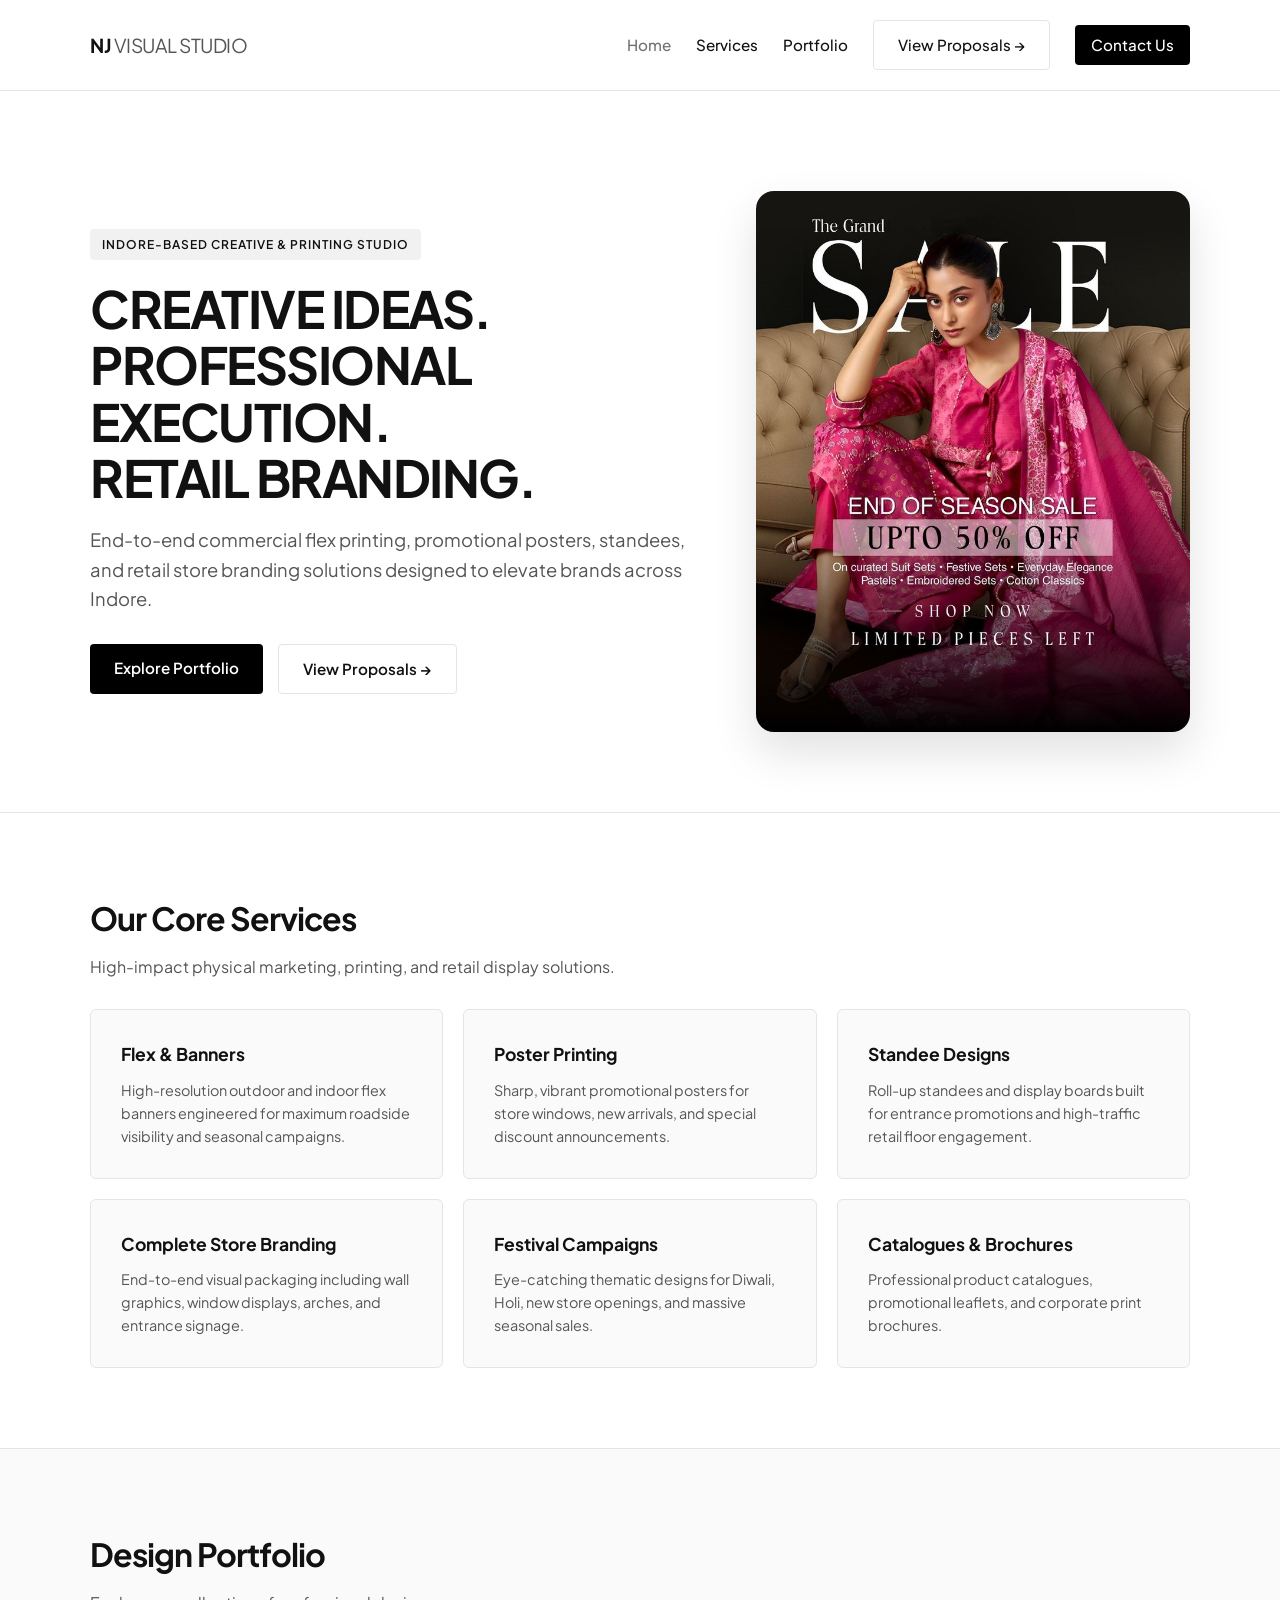
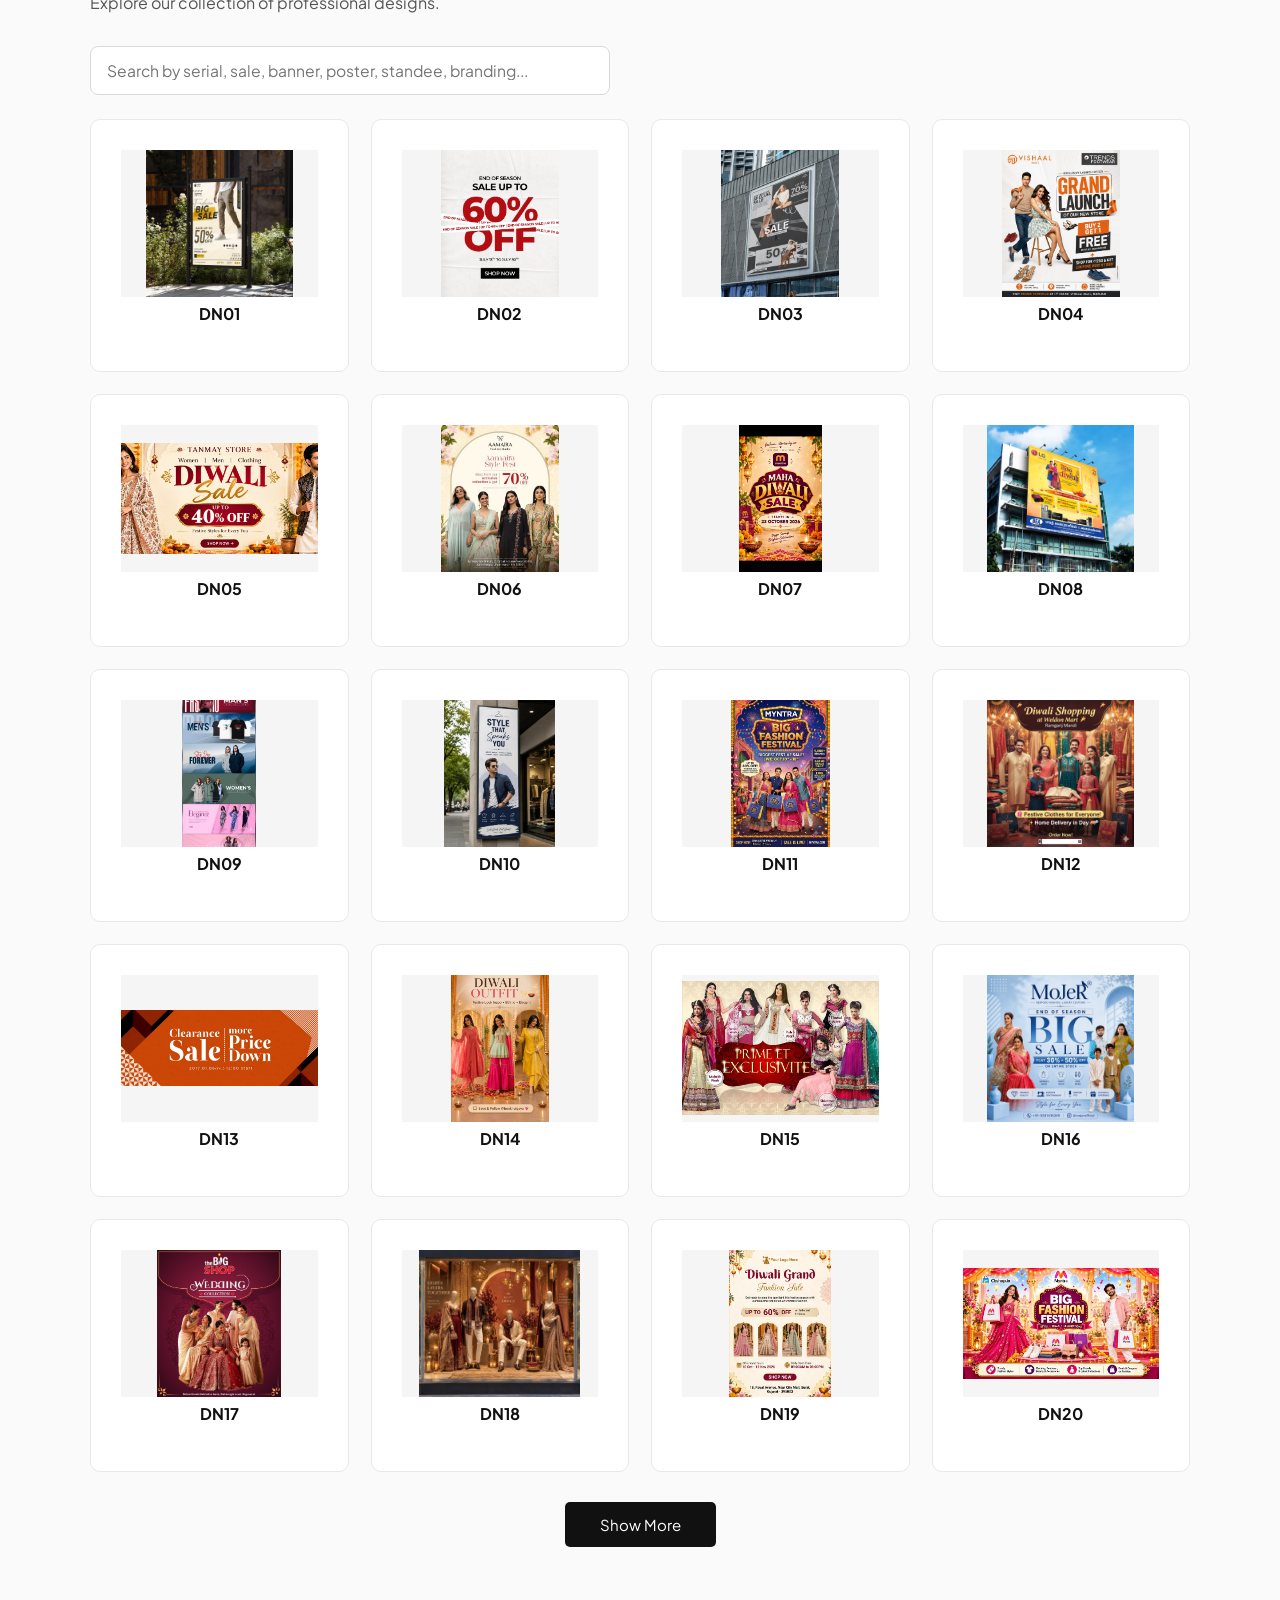
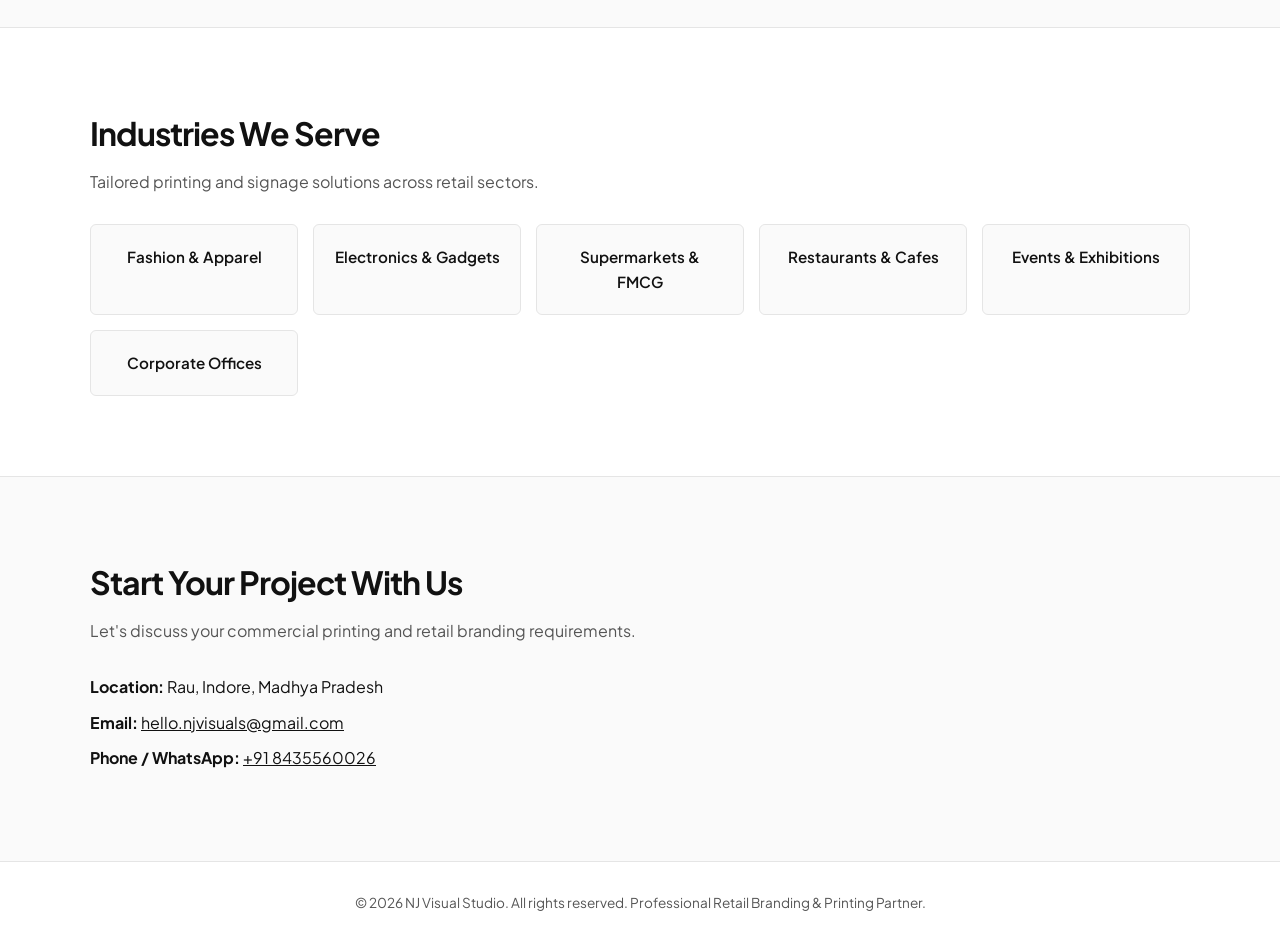
<file: index.html>
<!DOCTYPE html>
<html lang="en">
<head>
    <meta charset="UTF-8">
    <meta name="viewport" content="width=device-width, initial-scale=1.0">
    <title>NJ Visual Studio | Professional Printing & Retail Branding</title>
    <link rel="stylesheet" href="css/styles.css">
    <link href="https://fonts.googleapis.com/css2?family=Plus+Jakarta+Sans:wght@300;400;500;600;700&display=swap" rel="stylesheet">
</head>
<body>

    <!-- Header / Navbar -->
    <header class="navbar">
        <div class="container nav-container">
            <div class="logo">NJ <span>VISUAL STUDIO</span></div>
            <nav class="nav-links">
                <a href="index.html" class="active">Home</a>
                <a href="#services">Services</a>
                <a href="#portfolio">Portfolio</a>
                <a href="proposals.html" class="btn secondary-btn">View Proposals →</a>
                <a href="#contact" class="btn-nav">Contact Us</a>
            </nav>
        </div>
    </header>

    <!-- Hero Section -->
    <section class="hero">
        <div class="container hero-content">
            <div class="hero-copy">
                <span class="badge">INDORE-BASED CREATIVE & PRINTING STUDIO</span>
                <h1>CREATIVE IDEAS. <br>PROFESSIONAL EXECUTION. <br><b>RETAIL BRANDING.</b></h1>
                <p>End-to-end commercial flex printing, promotional posters, standees, and retail store branding solutions designed to elevate brands across Indore.</p>
                <div class="hero-btns">
                    <a href="#portfolio" class="btn primary-btn">Explore Portfolio</a>
                    <a href="proposals.html" class="btn secondary-btn">View Proposals →</a>
                </div>
            </div>

            <div class="hero-visual">
                <img src="DN54.jpg" alt="NJ Visual Studio banner design">
            </div>
        </div>
    </section>

    <!-- Services Section -->
    <section id="services" class="section">
        <div class="container">
            <h2 class="section-title">Our Core Services</h2>
            <p class="section-sub">High-impact physical marketing, printing, and retail display solutions.</p>
            
            <div class="services-grid">
                <div class="service-card">
                    <h3>Flex & Banners</h3>
                    <p>High-resolution outdoor and indoor flex banners engineered for maximum roadside visibility and seasonal campaigns.</p>
                </div>
                <div class="service-card">
                    <h3>Poster Printing</h3>
                    <p>Sharp, vibrant promotional posters for store windows, new arrivals, and special discount announcements.</p>
                </div>
                <div class="service-card">
                    <h3>Standee Designs</h3>
                    <p>Roll-up standees and display boards built for entrance promotions and high-traffic retail floor engagement.</p>
                </div>
                <div class="service-card">
                    <h3>Complete Store Branding</h3>
                    <p>End-to-end visual packaging including wall graphics, window displays, arches, and entrance signage.</p>
                </div>
                <div class="service-card">
                    <h3>Festival Campaigns</h3>
                    <p>Eye-catching thematic designs for Diwali, Holi, new store openings, and massive seasonal sales.</p>
                </div>
                <div class="service-card">
                    <h3>Catalogues & Brochures</h3>
                    <p>Professional product catalogues, promotional leaflets, and corporate print brochures.</p>
                </div>
            </div>
        </div>
    </section>

    <!-- Portfolio Section -->
    <section id="portfolio" class="section bg-light">
        <div class="container">
            <h2 class="section-title">Design Portfolio</h2>
            <p class="section-sub">Explore our collection of professional designs.</p>

            <div class="portfolio-toolbar">
                <div class="portfolio-search">
                    <input
                        id="portfolio-search"
                        type="search"
                        placeholder="Search by serial, sale, banner, poster, standee, branding..."
                        aria-label="Search design portfolio"
                    >
                </div>
            </div>

            <div class="portfolio-grid" id="portfolio-grid"></div>

            <button id="load-more-btn" class="portfolio-load-more" type="button">
                Show More
            </button>
        </div>
    </section>

    <!-- Industries Served -->
    <section class="section">
        <div class="container">
            <h2 class="section-title">Industries We Serve</h2>
            <p class="section-sub">Tailored printing and signage solutions across retail sectors.</p>
            <div class="industries-grid">
                <div class="industry-card">Fashion & Apparel</div>
                <div class="industry-card">Electronics & Gadgets</div>
                <div class="industry-card">Supermarkets & FMCG</div>
                <div class="industry-card">Restaurants & Cafes</div>
                <div class="industry-card">Events & Exhibitions</div>
                <div class="industry-card">Corporate Offices</div>
            </div>
        </div>
    </section>

    <!-- Contact Section -->
    <section id="contact" class="section bg-light">
        <div class="container contact-container">
            <h2 class="section-title">Start Your Project With Us</h2>
            <p class="section-sub">Let's discuss your commercial printing and retail branding requirements.</p>
            
            <div class="contact-info">
                <b>Location:</b> Rau, Indore, Madhya Pradesh</p>
                <b>Email:</b> <a href="mailto:hello.njvisuals@gmail.com">hello.njvisuals@gmail.com</a></p>
                <b>Phone / WhatsApp:</b> <a href="tel:8435560026">+91 8435560026</a></p>
            </div>
        </div>
    </section>

    <!-- Footer -->
    <footer>
        <div class="container footer-content">
            <p>&copy; 2026 NJ Visual Studio. All rights reserved. Professional Retail Branding & Printing Partner.</p>
        </div>
    </footer>

    <script src="js/main.js"></script>
</body>
</html>
</file>
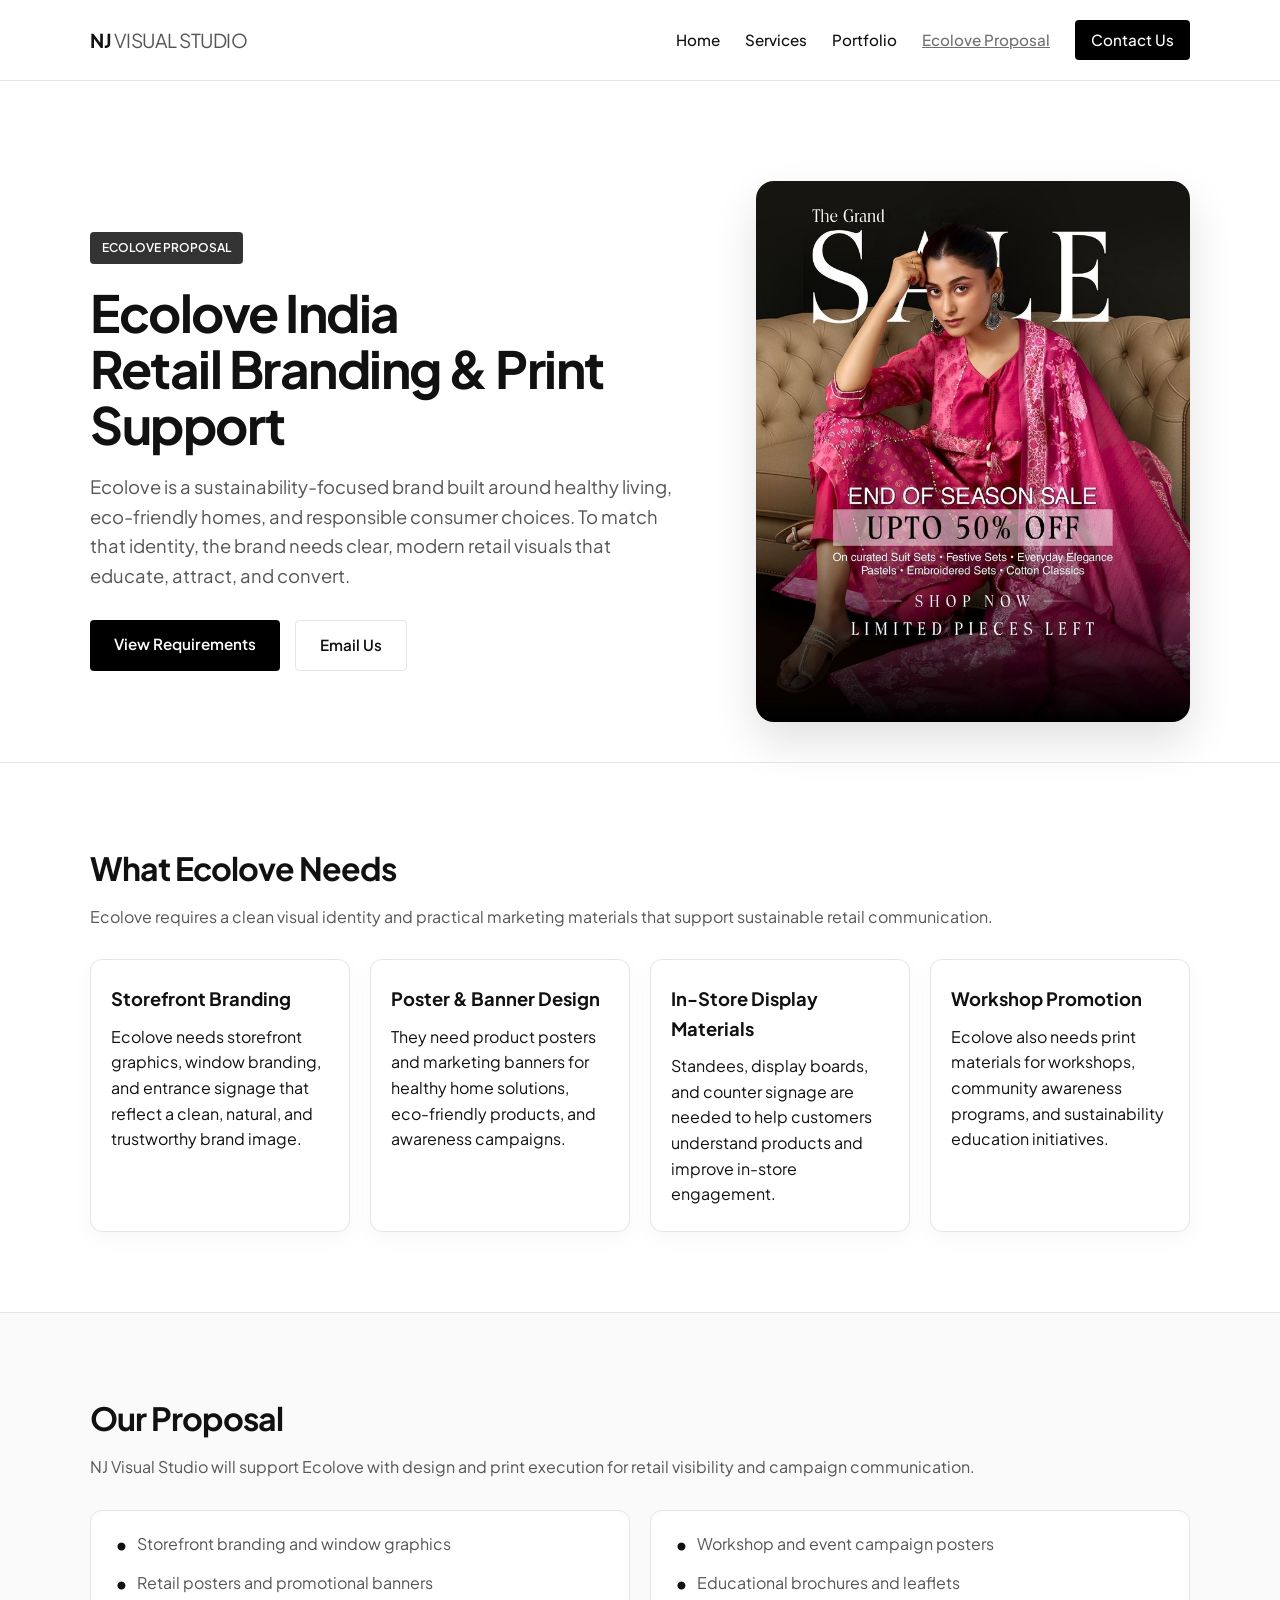
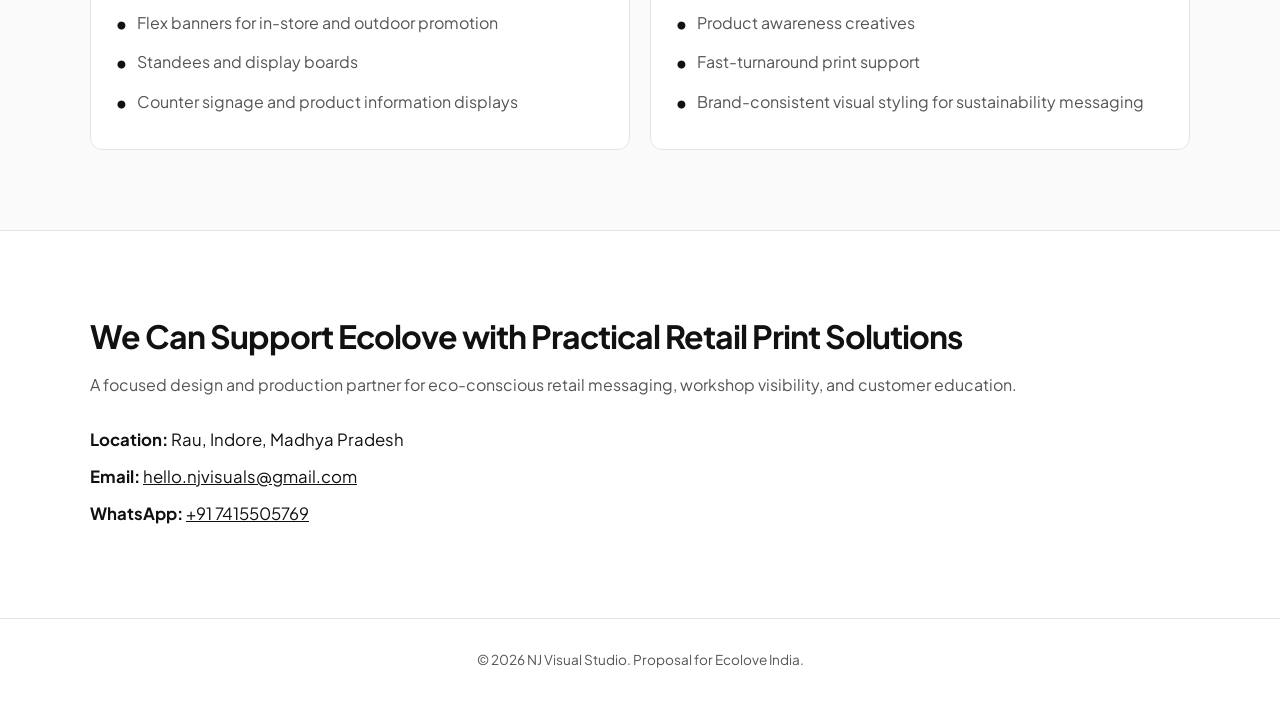
<file: ecolove.html>
<!DOCTYPE html>
<html lang="en">
<head>
    <meta charset="UTF-8">
    <meta name="viewport" content="width=device-width, initial-scale=1.0">
    <title>Ecolove Partnership Proposal | NJ Visual Studio</title>
    <link rel="stylesheet" href="css/styles.css">
    <link href="https://fonts.googleapis.com/css2?family=Plus+Jakarta+Sans:wght@300;400;500;600;700&display=swap" rel="stylesheet">
</head>
<body>

    <!-- Header / Navbar -->
    <header class="navbar">
        <div class="container nav-container">
            <div class="logo">NJ <span>VISUAL STUDIO</span></div>
            <nav class="nav-links">
                <a href="index.html">Home</a>
                <a href="index.html#services">Services</a>
                <a href="index.html#portfolio">Portfolio</a>
                <a href="ecolove.html" class="active highlight-link">Ecolove Proposal</a>
                <a href="#contact" class="btn-nav">Contact Us</a>
            </nav>
        </div>
    </header>

    <!-- Proposal Hero -->
    <section class="hero proposal-hero">
        <div class="container hero-content">
            <div class="hero-copy">
                <span class="badge-dark">ECOLOVE PROPOSAL</span>
                <h1>Ecolove India <br><b>Retail Branding & Print Support</b></h1>
                <p>Ecolove is a sustainability-focused brand built around healthy living, eco-friendly homes, and responsible consumer choices. To match that identity, the brand needs clear, modern retail visuals that educate, attract, and convert.</p>
                <div class="hero-btns">
                    <a href="#proposal-details" class="btn primary-btn">View Requirements</a>
                    <a href="mailto:hello.njvisuals@gmail.com?subject=Ecolove%20Print%20Requirement%20Proposal&body=Hello%20Team%20NJ%20Visual%20Studio,%20we%20reviewed%20your%20Ecolove%20proposal.%20We%20would%20like%20to%20discuss%20our%20printing%20and%20branding%20requirements." class="btn secondary-btn">Email Us</a>
                </div>
            </div>

            <div class="hero-visual">
                <img src="DN54.jpg" alt="Ecolove retail branding concept">
            </div>
        </div>
    </section>

    <!-- Exact Need -->
    <section id="proposal-details" class="section">
        <div class="container">
            <h2 class="section-title">What Ecolove Needs</h2>
            <p class="section-sub">Ecolove requires a clean visual identity and practical marketing materials that support sustainable retail communication.</p>

            <div class="proposal-grid">
                <div class="proposal-card">
                    <h3>Storefront Branding</h3>
                    <p>Ecolove needs storefront graphics, window branding, and entrance signage that reflect a clean, natural, and trustworthy brand image.</p>
                </div>
                <div class="proposal-card">
                    <h3>Poster & Banner Design</h3>
                    <p>They need product posters and marketing banners for healthy home solutions, eco-friendly products, and awareness campaigns.</p>
                </div>
                <div class="proposal-card">
                    <h3>In-Store Display Materials</h3>
                    <p>Standees, display boards, and counter signage are needed to help customers understand products and improve in-store engagement.</p>
                </div>
                <div class="proposal-card">
                    <h3>Workshop Promotion</h3>
                    <p>Ecolove also needs print materials for workshops, community awareness programs, and sustainability education initiatives.</p>
                </div>
            </div>
        </div>
    </section>

    <!-- Scope -->
    <section class="section bg-light">
        <div class="container">
            <h2 class="section-title">Our Proposal</h2>
            <p class="section-sub">NJ Visual Studio will support Ecolove with design and print execution for retail visibility and campaign communication.</p>

            <div class="detail-layout">
                <div class="detail-column">
                    <ul class="detail-list">
                        <li>Storefront branding and window graphics</li>
                        <li>Retail posters and promotional banners</li>
                        <li>Flex banners for in-store and outdoor promotion</li>
                        <li>Standees and display boards</li>
                        <li>Counter signage and product information displays</li>
                    </ul>
                </div>
                <div class="detail-column">
                    <ul class="detail-list">
                        <li>Workshop and event campaign posters</li>
                        <li>Educational brochures and leaflets</li>
                        <li>Product awareness creatives</li>
                        <li>Fast-turnaround print support</li>
                        <li>Brand-consistent visual styling for sustainability messaging</li>
                    </ul>
                </div>
            </div>
        </div>
    </section>

    <!-- Simple CTA -->
    <section id="contact" class="section">
        <div class="container contact-container">
            <h2 class="section-title">We Can Support Ecolove with Practical Retail Print Solutions</h2>
            <p class="section-sub">A focused design and production partner for eco-conscious retail messaging, workshop visibility, and customer education.</p>

            <div class="contact-info">
                <p><b>Location:</b> Rau, Indore, Madhya Pradesh</p>
                <p><b>Email:</b> <a href="mailto:hello.njvisuals@gmail.com">hello.njvisuals@gmail.com</a></p>
                <p><b>WhatsApp:</b> <a href="tel:7415505769">+91 7415505769</a></p>
            </div>
        </div>
    </section>

    <!-- Footer -->
    <footer>
        <div class="container footer-content">
            <p>&copy; 2026 NJ Visual Studio. Proposal for Ecolove India.</p>
        </div>
    </footer>

</body>
</html>
</file>
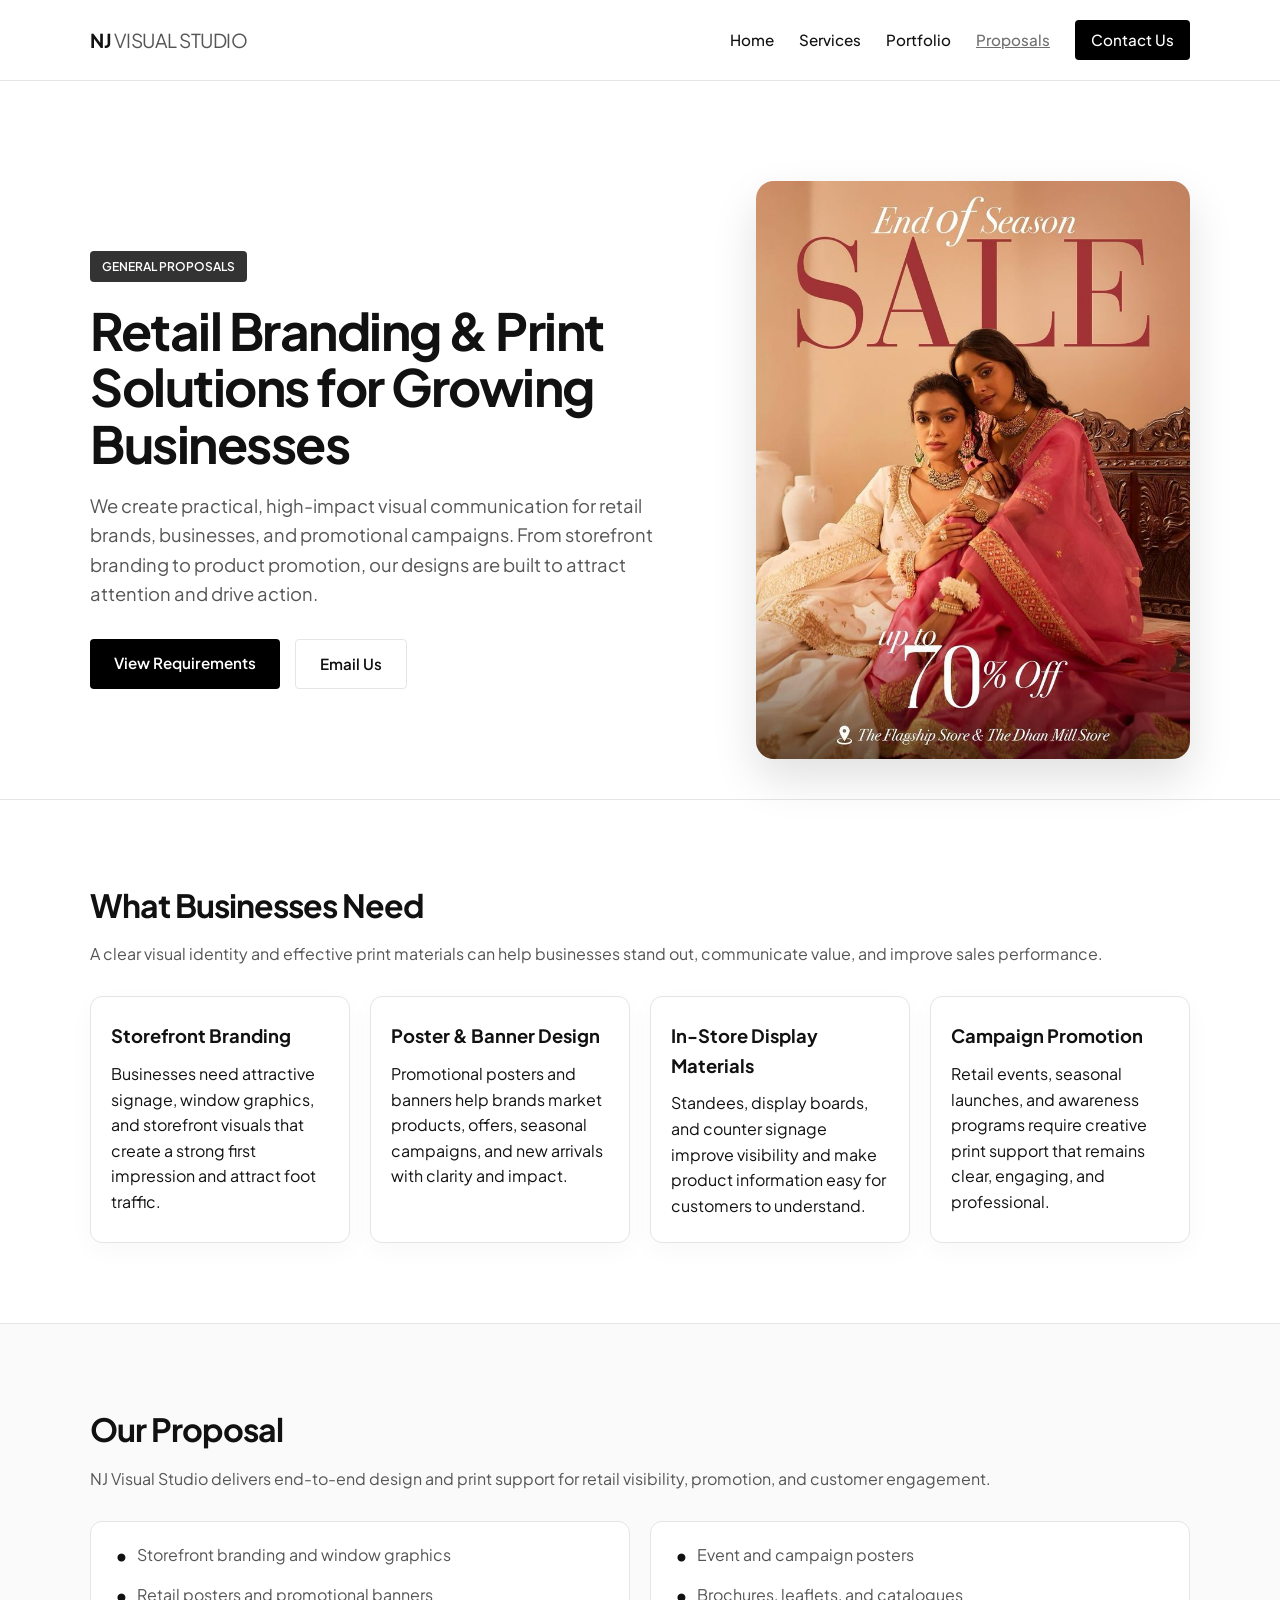
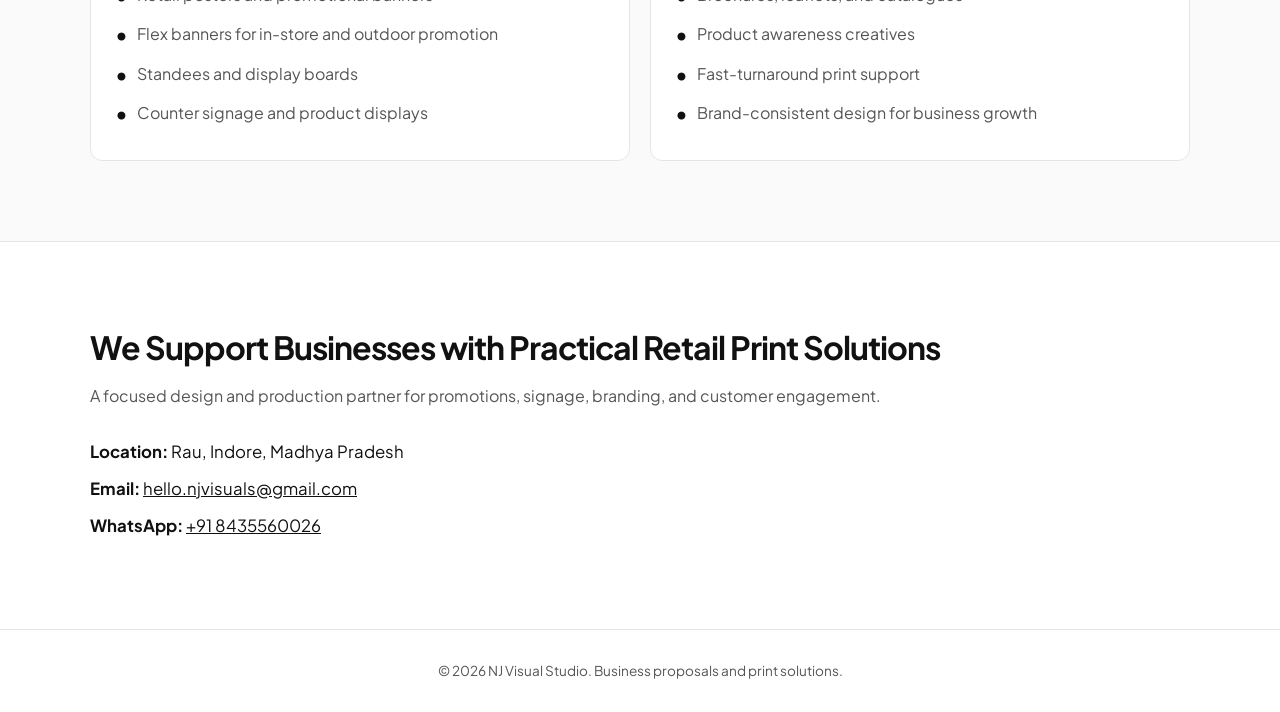
<file: proposals.html>
<!DOCTYPE html>
<html lang="en">
<head>
    <meta charset="UTF-8">
    <meta name="viewport" content="width=device-width, initial-scale=1.0">
    <title>Business Proposals | NJ Visual Studio</title>
    <link rel="stylesheet" href="css/styles.css">
    <link href="https://fonts.googleapis.com/css2?family=Plus+Jakarta+Sans:wght@300;400;500;600;700&display=swap" rel="stylesheet">
</head>
<body>

    <!-- Header / Navbar -->
    <header class="navbar">
        <div class="container nav-container">
            <div class="logo">NJ <span>VISUAL STUDIO</span></div>
            <nav class="nav-links">
                <a href="index.html">Home</a>
                <a href="index.html#services">Services</a>
                <a href="index.html#portfolio">Portfolio</a>
                <a href="proposals.html" class="active highlight-link">Proposals</a>
                <a href="#contact" class="btn-nav">Contact Us</a>
            </nav>
        </div>
    </header>

    <!-- Proposal Hero -->
    <section class="hero proposal-hero">
        <div class="container hero-content">
            <div class="hero-copy">
                <span class="badge-dark">GENERAL PROPOSALS</span>
                <h1>Retail Branding & Print <br><b>Solutions for Growing Businesses</b></h1>
                <p>We create practical, high-impact visual communication for retail brands, businesses, and promotional campaigns. From storefront branding to product promotion, our designs are built to attract attention and drive action.</p>
                <div class="hero-btns">
                    <a href="#proposal-details" class="btn primary-btn">View Requirements</a>
                    <a href="hello.njvisuals@gmail.com" class="btn secondary-btn">Email Us</a>
                </div>
            </div>

            <div class="hero-visual">
                <img src="DN86.jpg" alt="Retail branding and print proposal concept">
            </div>
        </div>
    </section>

    <!-- Exact Need -->
    <section id="proposal-details" class="section">
        <div class="container">
            <h2 class="section-title">What Businesses Need</h2>
            <p class="section-sub">A clear visual identity and effective print materials can help businesses stand out, communicate value, and improve sales performance.</p>

            <div class="proposal-grid">
                <div class="proposal-card">
                    <h3>Storefront Branding</h3>
                    <p>Businesses need attractive signage, window graphics, and storefront visuals that create a strong first impression and attract foot traffic.</p>
                </div>
                <div class="proposal-card">
                    <h3>Poster & Banner Design</h3>
                    <p>Promotional posters and banners help brands market products, offers, seasonal campaigns, and new arrivals with clarity and impact.</p>
                </div>
                <div class="proposal-card">
                    <h3>In-Store Display Materials</h3>
                    <p>Standees, display boards, and counter signage improve visibility and make product information easy for customers to understand.</p>
                </div>
                <div class="proposal-card">
                    <h3>Campaign Promotion</h3>
                    <p>Retail events, seasonal launches, and awareness programs require creative print support that remains clear, engaging, and professional.</p>
                </div>
            </div>
        </div>
    </section>

    <!-- Scope -->
    <section class="section bg-light">
        <div class="container">
            <h2 class="section-title">Our Proposal</h2>
            <p class="section-sub">NJ Visual Studio delivers end-to-end design and print support for retail visibility, promotion, and customer engagement.</p>

            <div class="detail-layout">
                <div class="detail-column">
                    <ul class="detail-list">
                        <li>Storefront branding and window graphics</li>
                        <li>Retail posters and promotional banners</li>
                        <li>Flex banners for in-store and outdoor promotion</li>
                        <li>Standees and display boards</li>
                        <li>Counter signage and product displays</li>
                    </ul>
                </div>
                <div class="detail-column">
                    <ul class="detail-list">
                        <li>Event and campaign posters</li>
                        <li>Brochures, leaflets, and catalogues</li>
                        <li>Product awareness creatives</li>
                        <li>Fast-turnaround print support</li>
                        <li>Brand-consistent design for business growth</li>
                    </ul>
                </div>
            </div>
        </div>
    </section>

    <!-- Simple CTA -->
    <section id="contact" class="section">
        <div class="container contact-container">
            <h2 class="section-title">We Support Businesses with Practical Retail Print Solutions</h2>
            <p class="section-sub">A focused design and production partner for promotions, signage, branding, and customer engagement.</p>

            <div class="contact-info">
                <p><b>Location:</b> Rau, Indore, Madhya Pradesh</p>
                <p><b>Email:</b> <a href="mailto:hello.njvisuals@gmail.com">hello.njvisuals@gmail.com</a></p>
                <p><b>WhatsApp:</b> <a href="https://wa.me/918435560026">+91 8435560026</a></p>
            </div>
        </div>
    </section>

    <!-- Footer -->
    <footer>
        <div class="container footer-content">
            <p>&copy; 2026 NJ Visual Studio. Business proposals and print solutions.</p>
        </div>
    </footer>

</body>
</html>
</file>
<file: css/styles.css>
:root {
    --bg-color: #FFFFFF;
    --text-color: #111111;
    --text-muted: #555555;
    --border-color: #E5E5E5;
    --card-bg: #FAFAFA;
    --accent: #000000;
}

* {
    margin: 0;
    padding: 0;
    box-sizing: border-box;
    font-family: 'Plus Jakarta Sans', sans-serif;
}

body {
    background-color: var(--bg-color);
    color: var(--text-color);
    line-height: 1.6;
}

.container {
    width: 90%;
    max-width: 1100px;
    margin: 0 auto;
}

/* Navbar */
.navbar {
    border-bottom: 1px solid var(--border-color);
    padding: 20px 0;
    position: sticky;
    top: 0;
    background: rgba(255, 255, 255, 0.95);
    backdrop-filter: blur(10px);
    z-index: 1000;
}

.nav-container {
    display: flex;
    justify-content: space-between;
    align-items: center;
}

.logo {
    font-weight: 700;
    font-size: 1.2rem;
    letter-spacing: -0.5px;
}

.logo span {
    font-weight: 400;
    color: var(--text-muted);
}

.nav-links {
    display: flex;
    gap: 25px;
    align-items: center;
}

.nav-links a {
    text-decoration: none;
    color: var(--text-color);
    font-size: 0.95rem;
    font-weight: 500;
    transition: opacity 0.2s;
}

.nav-links a:hover, .nav-links a.active {
    opacity: 0.6;
}

.highlight-link {
    font-weight: 600;
    text-decoration: underline !important;
}

.btn-nav {
    background: var(--accent);
    color: #FFF !important;
    padding: 8px 16px;
    border-radius: 4px;
}

/* Hero Section */
.hero {
    padding: 100px 0 80px;
}

.hero-content {
    display: grid;
    grid-template-columns: 1.3fr 0.9fr;
    align-items: center;
    gap: 40px;
}

.hero-copy {
    text-align: left;
}

.hero-visual {
    display: flex;
    justify-content: center;
    align-items: center;
}

.hero-visual img {
    width: 100%;
    max-width: 470px;
    border-radius: 18px;
    box-shadow: 0 20px 45px rgba(0, 0, 0, 0.12);
    background: #f7f7f7;
}

.badge {
    background: #F1F1F1;
    padding: 6px 12px;
    font-size: 0.75rem;
    font-weight: 600;
    letter-spacing: 1px;
    border-radius: 4px;
    display: inline-block;
    margin-bottom: 20px;
}

.badge-dark {
    background: #333333;
    color: #FFF;
    padding: 6px 12px;
    font-size: 0.75rem;
    font-weight: 600;
    border-radius: 4px;
    display: inline-block;
    margin-bottom: 20px;
}

.hero h1 {
    font-size: 3.2rem;
    line-height: 1.1;
    letter-spacing: -1.5px;
    margin-bottom: 20px;
}

.hero p {
    font-size: 1.15rem;
    color: var(--text-muted);
    max-width: 600px;
    margin-bottom: 30px;
}

.hero-btns {
    display: flex;
    gap: 15px;
}

.btn {
    display: inline-block;
    padding: 12px 24px;
    border-radius: 4px;
    text-decoration: none;
    font-weight: 600;
    font-size: 0.95rem;
    transition: background 0.2s, opacity 0.2s;
}

.primary-btn {
    background: var(--accent);
    color: #FFFFFF;
}

.primary-btn:hover {
    opacity: 0.85;
}

.secondary-btn {
    border: 1px solid var(--border-color);
    color: var(--text-color);
}

.secondary-btn:hover {
    background: #F5F5F5;
}

/* Sections */
.section {
    padding: 80px 0;
    border-top: 1px solid var(--border-color);
}

.bg-light {
    background-color: var(--card-bg);
}

.section-title {
    font-size: 2rem;
    letter-spacing: -1px;
    margin-bottom: 10px;
}

.section-sub {
    color: var(--text-muted);
    margin-bottom: 30px;
}

/* Filter Buttons */
.filter-btns {
    display: flex;
    gap: 10px;
    flex-wrap: wrap;
    margin-bottom: 30px;
}

.filter-btn {
    background: var(--bg-color);
    border: 1px solid var(--border-color);
    padding: 8px 16px;
    border-radius: 4px;
    font-size: 0.9rem;
    font-weight: 500;
    cursor: pointer;
    transition: all 0.2s;
}

.filter-btn:hover, .filter-btn.active {
    background: var(--accent);
    color: #FFF;
    border-color: var(--accent);
}

/* Services Grid */
.services-grid {
    display: grid;
    grid-template-columns: repeat(auto-fit, minmax(280px, 1fr));
    gap: 20px;
}

.service-card {
    background: var(--card-bg);
    border: 1px solid var(--border-color);
    padding: 30px;
    border-radius: 6px;
    transition: transform 0.2s;
}

.service-card:hover {
    transform: translateY(-3px);
}

.service-card h3 {
    font-size: 1.1rem;
    margin-bottom: 10px;
}

.service-card p {
    font-size: 0.9rem;
    color: var(--text-muted);
}

/* Portfolio Grid */
.portfolio-grid {
    display: grid;
    grid-template-columns: repeat(auto-fit, minmax(300px, 1fr));
    gap: 20px;
}

.portfolio-item {
    background: var(--bg-color);
    border: 1px solid var(--border-color);
    padding: 30px;
    border-radius: 6px;
    transition: opacity 0.3s ease;
}

.portfolio-tag {
    font-size: 0.75rem;
    font-weight: 600;
    text-transform: uppercase;
    color: var(--text-muted);
    margin-bottom: 10px;
}

.portfolio-item h3 {
    font-size: 1.2rem;
    margin-bottom: 8px;
}

.portfolio-item p {
    font-size: 0.9rem;
    color: var(--text-muted);
}

/* Industries Grid */
.industries-grid {
    display: grid;
    grid-template-columns: repeat(auto-fit, minmax(180px, 1fr));
    gap: 15px;
}

.industry-card {
    background: var(--card-bg);
    border: 1px solid var(--border-color);
    padding: 20px;
    text-align: center;
    border-radius: 6px;
    font-weight: 600;
    font-size: 0.95rem;
}

/* Contact & Footer */
.contact-info p {
    margin-bottom: 10px;
    font-size: 1.05rem;
}

.contact-info a {
    color: var(--text-color);
    text-decoration: underline;
}

footer {
    border-top: 1px solid var(--border-color);
    padding: 30px 0;
    text-align: center;
    font-size: 0.85rem;
    color: var(--text-muted);
}

@media (max-width: 768px) {
    .hero h1 { font-size: 2.3rem; }
    .nav-links { display: none; }

    .hero-content {
        grid-template-columns: 1fr;
    }
}


/* =================================
   PORTFOLIO DESIGN GALLERY
================================= */

.portfolio-grid {
    display: grid;
    grid-template-columns: repeat(auto-fill, minmax(230px, 1fr));
    gap: 22px;
}

.portfolio-item {
    overflow: hidden;
    background: #ffffff;
    border: 1px solid #e8e8e8;
    border-radius: 10px;
    transition: transform 0.25s ease, box-shadow 0.25s ease;
}

.portfolio-item:hover {
    transform: translateY(-4px);
    box-shadow: 0 8px 24px rgba(0, 0, 0, 0.08);
}

.portfolio-item img {
    display: block;
    width: 100%;
    aspect-ratio: 4 / 3;
    object-fit: contain;
    background: #f5f5f5;
}

.portfolio-item .portfolio-tag {
    padding: 12px 12px 4px;
    font-size: 12px;
    color: #777777;
}

.portfolio-item h3 {
    padding: 4px 12px 14px;
    margin: 0;
    font-size: 16px;
    text-align: center;
}

.portfolio-item[hidden] {
    display: none !important;
}

.portfolio-load-more {
    display: block;
    margin: 30px auto 0;
    padding: 13px 35px;
    background: #111;
    color: #fff;
    border: none;
    border-radius: 5px;
    font-size: 15px;
    cursor: pointer;
}

.portfolio-load-more:hover {
    background: #333;
}

.portfolio-load-more:disabled {
    opacity: 0.5;
    cursor: not-allowed;
}

/* Portfolio Search */
.portfolio-toolbar {
    margin-bottom: 24px;
}

.portfolio-search {
    max-width: 520px;
}

.portfolio-search input {
    width: 100%;
    padding: 14px 16px;
    border: 1px solid #d9d9d9;
    border-radius: 8px;
    font-size: 0.98rem;
    background: #ffffff;
    color: #111111;
}

.portfolio-search input:focus {
    outline: 2px solid rgba(17, 17, 17, 0.18);
    border-color: #111111;
}

.proposal-hero {
    padding-bottom: 40px;
}

.proposal-grid,
.pricing-grid {
    display: grid;
    grid-template-columns: repeat(auto-fit, minmax(240px, 1fr));
    gap: 20px;
    margin-top: 20px;
}

.proposal-card,
.pricing-card {
    background: #ffffff;
    border: 1px solid var(--border-color);
    border-radius: 12px;
    padding: 24px 20px;
    box-shadow: 0 8px 24px rgba(17, 17, 17, 0.03);
}

.proposal-card h3,
.pricing-card h3 {
    margin-bottom: 10px;
    font-size: 1.15rem;
}

.detail-layout {
    display: grid;
    grid-template-columns: repeat(auto-fit, minmax(280px, 1fr));
    gap: 20px;
}

.detail-column {
    background: #ffffff;
    border: 1px solid var(--border-color);
    border-radius: 12px;
    padding: 20px 24px;
}

.detail-list {
    list-style: none;
    padding: 0;
    margin: 0;
}

.detail-list li {
    position: relative;
    padding-left: 22px;
    margin-bottom: 14px;
    color: var(--text-muted);
    line-height: 1.6;
}

.detail-list li::before {
    content: "•";
    position: absolute;
    left: 0;
    top: 0;
    color: var(--text-color);
    font-size: 1.5rem;
    line-height: 1;
}

.pricing-label {
    display: inline-block;
    margin-bottom: 12px;
    font-size: 0.72rem;
    font-weight: 700;
    letter-spacing: 0.08em;
    text-transform: uppercase;
    color: var(--text-muted);
}

.pricing-card ul {
    list-style: none;
    padding: 0;
    margin: 0;
}

.pricing-card li {
    padding: 8px 0;
    border-bottom: 1px solid #f0f0f0;
    color: var(--text-muted);
}

.pricing-card li:last-child {
    border-bottom: none;
}

.highlight-pricing {
    border: 1px solid #111111;
    background: #111111;
    color: #ffffff;
}

.highlight-pricing .pricing-label,
.highlight-pricing li,
.highlight-pricing h3 {
    color: #ffffff;
}

.highlight-pricing li {
    border-bottom-color: rgba(255,255,255,0.18);
}

@media (max-width: 768px) {
    .hero-content {
        grid-template-columns: 1fr;
    }
}
</file>
